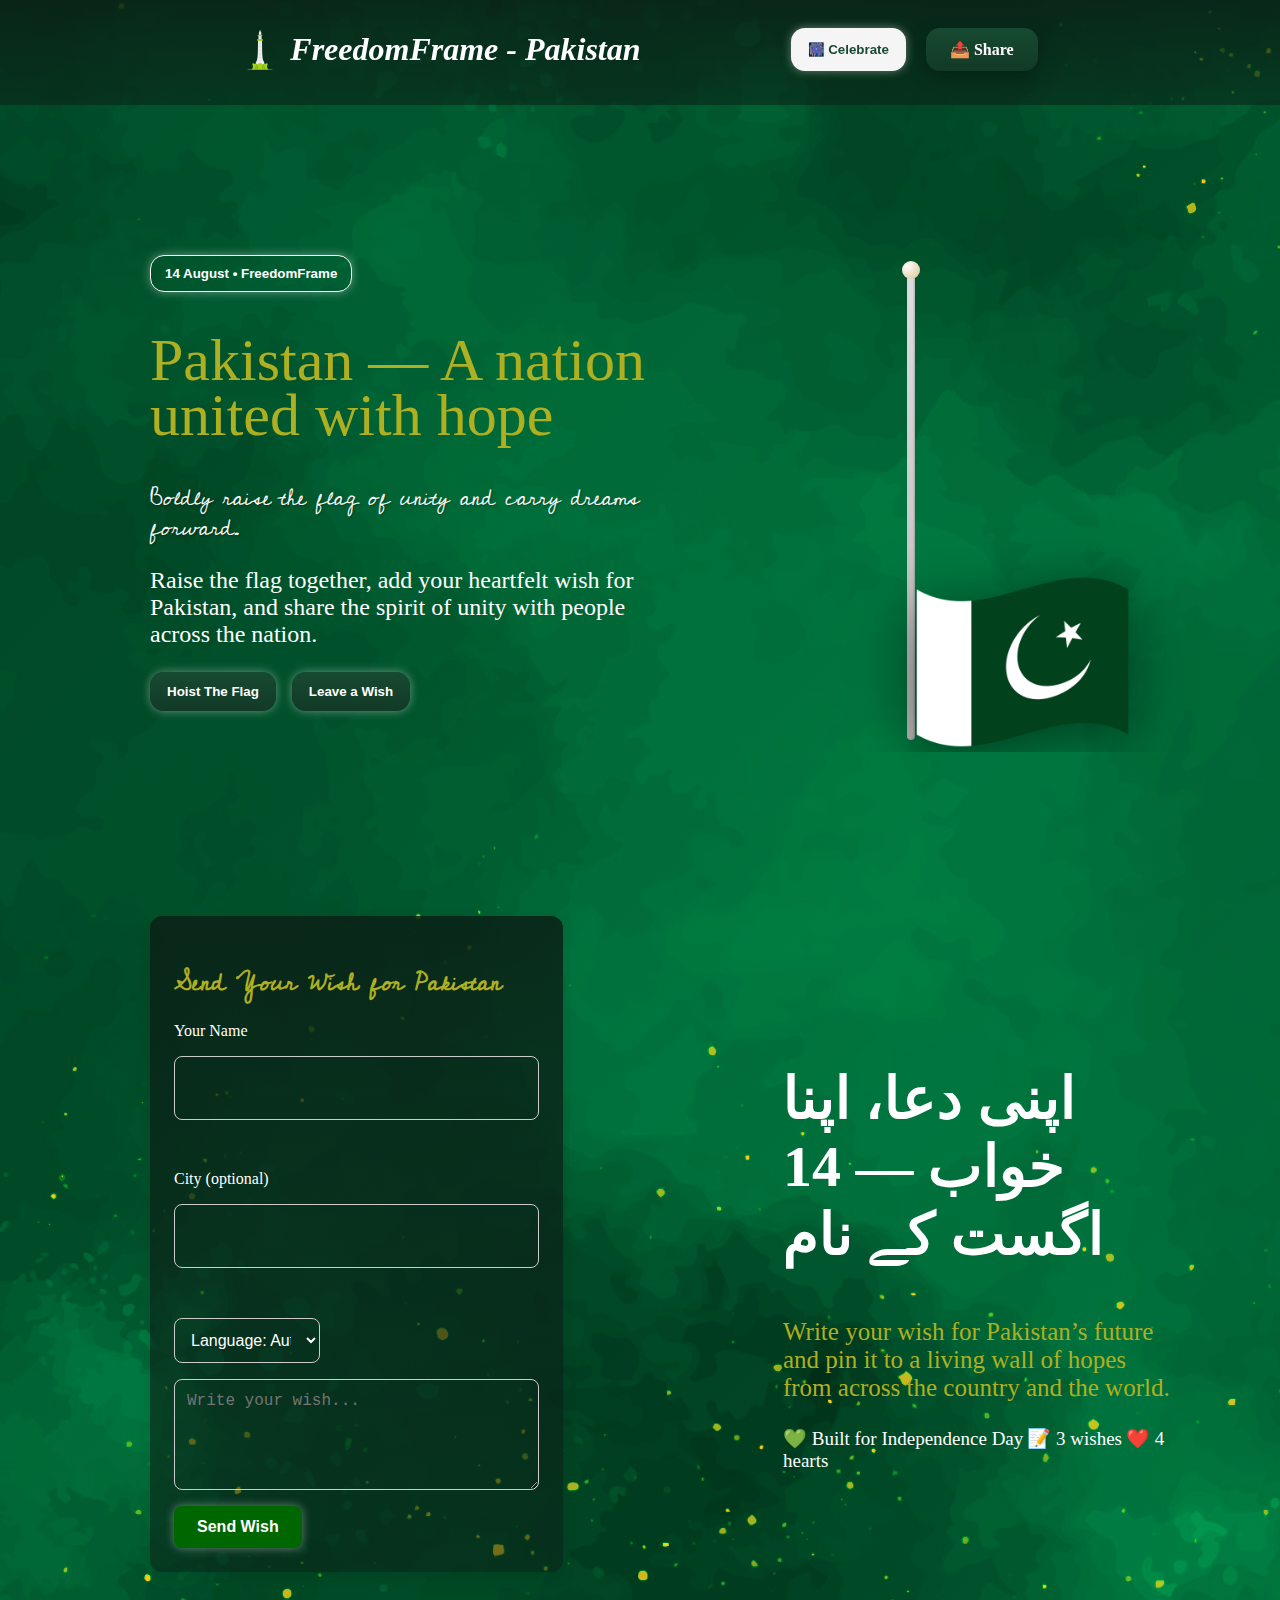
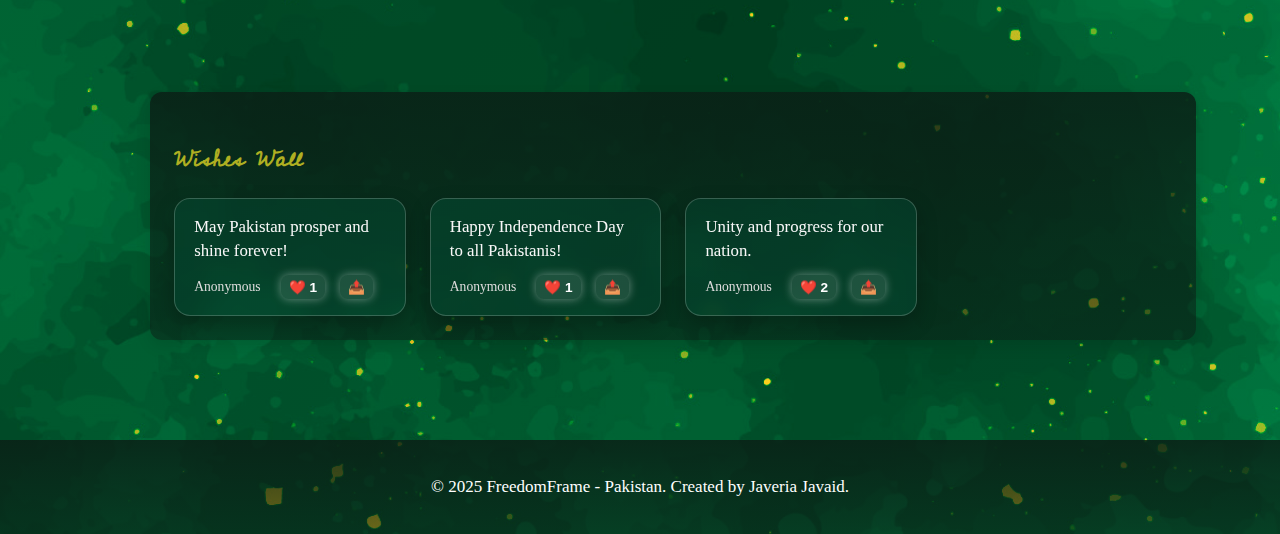
<file: index.html>
<!DOCTYPE html>
<html lang="en">
<head>
    <meta charset="UTF-8">
    <meta name="viewport" content="width=device-width, initial-scale=1.0">
    <title>FreedomFrame-Pakistan </title>
    <link rel="stylesheet" href="style.css">
    <link href="https://fonts.googleapis.com/css2?family=Cedarville+Cursive&display=swap" rel="stylesheet">
</head>
<body>
<!-- header -->
<header>
    <div class="brand">
    <img class="icon" src="tower.png">
        <h1>FreedomFrame - Pakistan</h1>
    </div>
    <div class="actions">
        <button class="secondary" id="celebrateBtn" title="Celebrate now">🎆 Celebrate</button>
        <a class="btn" id="btnShare">📤 Share</a>
    </div>
</header>


<!-- hoisting section -->
<!-- Hero Section -->
<div class="hero">
    <div class="hero-left">
        <button class="plain-btn">14 August • FreedomFrame</button>
        <h1 class="primary-txt"> Pakistan — A nation united with hope</h1>
        <p class="secondary-txt italic-txt">Boldly raise the flag of unity and carry dreams forward.</p>
        <p class="secondary-txt">Raise the flag together, add your heartfelt wish for Pakistan,
            and share the spirit of unity with people across the nation.</p>
        <button id="hoistBtn">Hoist The Flag</button>
        <button id="leaveWishBtn">Leave a Wish</button>
    </div>

    <!-- Hoisting Section -->
    <div class="hero-right">
        <div class="scene-card">
            <div class="celebration" id="celebrateMsg">پاکستان زندہ باد • Pakistan Zindabad!</div>
            <div class="flag-viewport">
                <!-- Pole -->
                <div class="pole"></div>
                <!-- Finial -->
                <div class="finial"></div>
                <!-- Flag -->
                <div class="flag-wrap" id="flagWrap">
                    <img src="world.png" alt="Pakistan Flag" class="flag-img" id="flag">
                </div>
            </div>
        </div>
    </div>


</div>

<section  id="wishSection"  class="wish-section">
    <!-- Wish Form Section -->
    <div class="wish-form-section">
        <h2>Send Your Wish for Pakistan</h2>
        <form id="wishForm">
            <label>Your Name</label>
            <input type="text" id="name" ><br>
            <label>City (optional)</label>
            <input type="text" id="city" ><br>
            <select id="lang">
                <option value="auto">Language: Auto Detect</option>
                <option value="en">English</option>
                <option value="ur">Urdu</option>
            </select>
            <textarea id="wish" placeholder="Write your wish..." required></textarea>
            <button class="submit" type="submit">Send Wish</button>
        </form>
    </div>
<div class="txt-container" >
    <h2 class="title">اپنی دعا، اپنا خواب — 14 اگست کے نام</h2>
    <p class="subtitle">Write your wish for Pakistan’s future and pin it to a living wall of hopes from across the country and the world.</p>
    <div class="meta">
        <span class="pill">💚 Built for Independence Day</span>
        <span class="pill" id="wishCount">📝 0 wishes</span>
        <span class="pill" id="loveCount">❤️ 0 hearts</span>
</div>
</div>
</section>

<!-- Wish Display Section -->
<div class="wish-display-section">
    <h2>Wishes Wall</h2>
    <div id="grid" class="wish-grid"></div>
    <div id="empty" class="empty-msg">No wishes yet. Be the first to send your wish!</div>
</div>

<footer>
    <div class="footer-container">
        <p>© 2025 FreedomFrame - Pakistan. Created by Javeria Javaid.</p>

        </div>
    </div>
</footer>
<canvas id="confettiCanvas"></canvas>
<canvas id="fireworksCanvas"></canvas>

<script src="script.js"></script>
</body>
</html>
</file>
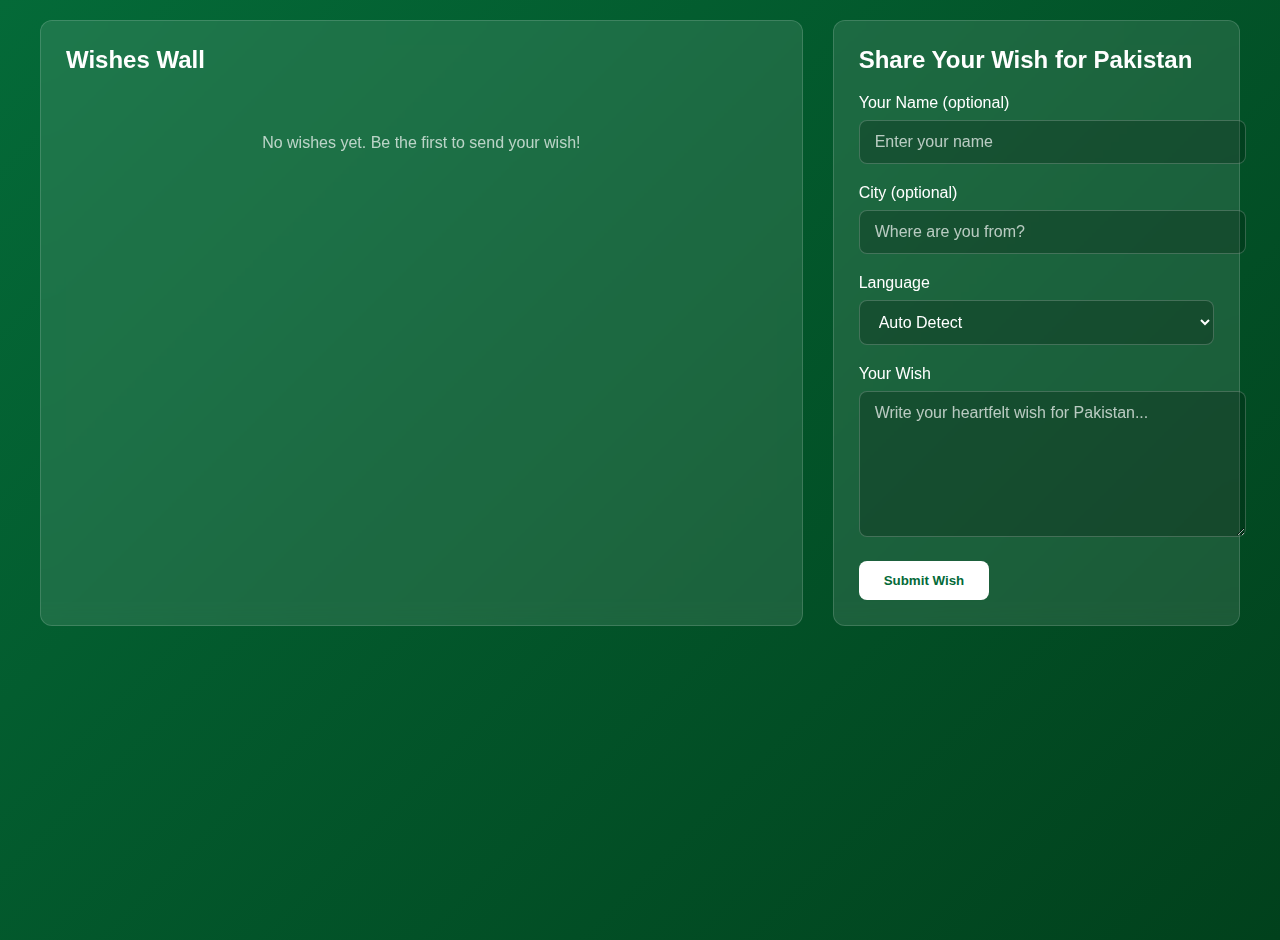
<file: tst.html>
<!DOCTYPE html>
<html lang="en">
<head>
  <meta charset="UTF-8">
  <meta name="viewport" content="width=device-width, initial-scale=1.0">
  <title>FreedomFrame - Pakistan</title>
  <style>
    :root {
      --primary-green: #046A38;
      --dark-green: #01411C;
      --white: #FFFFFF;
      --light-gray: rgba(255, 255, 255, 0.7);
      --glass-effect: rgba(255, 255, 255, 0.1);
    }

    body {
      margin: 0;
      font-family: 'Poppins', sans-serif;
      background: linear-gradient(135deg, var(--primary-green), var(--dark-green));
      color: var(--white);
      min-height: 100vh;
      padding: 20px;
    }

    .container {
      max-width: 1200px;
      margin: 0 auto;
      display: flex;
      gap: 30px;
    }

    .wish-display {
      flex: 2;
      background: var(--glass-effect);
      backdrop-filter: blur(10px);
      border-radius: 12px;
      padding: 25px;
      border: 1px solid rgba(255, 255, 255, 0.15);
    }

    .wish-form {
      flex: 1;
      min-width: 350px;
      background: var(--glass-effect);
      backdrop-filter: blur(10px);
      border-radius: 12px;
      padding: 25px;
      border: 1px solid rgba(255, 255, 255, 0.15);
    }

    h2 {
      margin-top: 0;
      color: var(--white);
      font-weight: 600;
    }

    .form-group {
      margin-bottom: 20px;
    }

    label {
      display: block;
      margin-bottom: 8px;
      font-weight: 500;
    }

    input, textarea, select {
      width: 100%;
      padding: 12px 15px;
      border-radius: 8px;
      border: 1px solid rgba(255, 255, 255, 0.2);
      background: rgba(0, 0, 0, 0.2);
      color: var(--white);
      font-family: 'Poppins', sans-serif;
      font-size: 16px;
    }

    ::placeholder {
      color: var(--light-gray);
      opacity: 1;
    }

    textarea {
      min-height: 120px;
      resize: vertical;
    }

    button {
      background: var(--white);
      color: var(--primary-green);
      border: none;
      padding: 12px 25px;
      border-radius: 8px;
      font-weight: 600;
      cursor: pointer;
      transition: all 0.3s ease;
    }

    button:hover {
      background: rgba(255, 255, 255, 0.9);
      transform: translateY(-2px);
    }

    .empty-state {
      text-align: center;
      padding: 40px 0;
      color: var(--light-gray);
    }

    @media (max-width: 768px) {
      .container {
        flex-direction: column;
      }

      .wish-form {
        min-width: auto;
      }
    }
  </style>
</head>
<body>
<div class="container">
  <div class="wish-display">
    <h2>Wishes Wall</h2>
    <div class="empty-state">
      No wishes yet. Be the first to send your wish!
    </div>
    <!-- Wishes will be dynamically inserted here -->
  </div>

  <div class="wish-form">
    <h2>Share Your Wish for Pakistan</h2>
    <form id="wishForm">
      <div class="form-group">
        <label>Your Name (optional)</label>
        <input type="text" placeholder="Enter your name">
      </div>

      <div class="form-group">
        <label>City (optional)</label>
        <input type="text" placeholder="Where are you from?">
      </div>

      <div class="form-group">
        <label>Language</label>
        <select>
          <option value="auto">Auto Detect</option>
          <option value="ur">Urdu</option>
          <option value="en">English</option>
        </select>
      </div>

      <div class="form-group">
        <label>Your Wish</label>
        <textarea placeholder="Write your heartfelt wish for Pakistan..."></textarea>
      </div>

      <button type="submit">Submit Wish</button>
    </form>
  </div>
</div>

<script>
  // JavaScript for form handling would go here
</script>
</body>
</html>
</file>
<file: style.css>
body{
    margin: 0;
    padding-top: 100px;
    background: linear-gradient(135deg, #006A4E, #00805D),
    url('EmeraldGreenbg.jpg');
    background-size: cover;
    background-blend-mode: overlay;
    min-height: 100vh;
    display: flex;
    flex-direction: column;
    align-content: center;
}
header{
    display: flex;
    align-items: center;
    justify-content: center;
    gap: 150px;
    background: linear-gradient(180deg, rgba(10,32,22,.85), rgba(10,32,22,.55));
    color: white;
    padding: 10px 5px 15px 5px;
    position: fixed;
    top: 0;               /* top edge */
    left: 0;
    width: 100%;
}

.brand{
    display: flex;
    align-items: center;
    gap: 10px;
    color: white;
    font-family: 'Playfair Display', serif;
    font-style: italic;
    font-weight: lighter;
}
.icon{
    height: 40px;
    width: auto;
}
.actions{
    display:flex;
    gap:8px;
    flex-wrap:wrap
}
button, .btn{
    margin-right: 12px;
    cursor:pointer;
    border: none;
    border-radius:14px;
    padding:12px 17px;
    font-weight:600;
    background:linear-gradient(180deg, #174a31, #123a27);
    color:white;
    transition: transform .08s ease, box-shadow .2s ease;
    text-decoration:none;
    box-shadow: 0 0 10px rgba(255, 255, 255, 0.4); /* glowing outline */
}
.secondary{
    background:whitesmoke;
    color: #174a31;
}

button:hover{
    transform:translateY(-1px)
}

.hero {
    width: 80%;
    display: flex;
    align-items: center;
    justify-content: space-between;
    padding: 70px 50px 50px 150px;
    gap: 50px;
}
.hero-left {
    width: 52%;
}
.plain-btn{
    background: transparent;
    border: 1px solid white;
    padding: 10px 14px;
    color: white;
    border-radius: 14px;
    cursor: pointer;
    font-weight: 600;
    box-shadow: 0 0 10px rgba(255, 255, 255, 0.4); /* glowing outline */
    transition: all 0.3s ease;
}
.primary-txt{
    color: #afaf22;
    font-size: 60px;
    line-height: 55px;
    font-weight: lighter;
}
.secondary-txt{
    color: white;
    font-size: 24px;
}
.italic-txt{
    font-family: 'Cedarville Cursive', cursive;
    font-size: 23px;
    line-height: 30px;
    color: #f8f8f8;
    text-shadow: 1px 1px 2px rgba(0,0,0,0.3); /* Improves contrast */

}
.hero-right {
    flex: 0 0 35%;
    max-width: 420px;
}
.scene-card {
    width: 100%;
    max-width: 420px;
    padding: 24px;
    text-align: center;
}

.flag-viewport {
    position: relative;
    height: 500px;
    display: flex;
    align-items: flex-end;
    justify-content: center;
    overflow: hidden;
    margin: 20px 0;
}
.pole {
    position: absolute;
    left: 20%;
    transform: translateX(-50%);
    bottom: 12px;
    width: 8px;
    height: 93%;
    background: linear-gradient(180deg, #ddd, #bbb);
    border-radius: 8px;
    box-shadow: inset -1px 0 2px rgba(0, 0, 0, 0.2);
    z-index: 1;

}

.finial {
    position: absolute;
    left: 20%;
    transform: translate(-50%, -100%);
    bottom: calc(70px + 77%);
    width: 18px;
    height: 18px;
    border-radius: 50%;
    background: radial-gradient(circle at 30% 30%, #fff, #d7c08d);
    z-index: 2;

}


.flag-wrap {
    position: absolute;
    left: 21%; /* aligns closer to pole */
    bottom: 0;
    width: 60%;
    max-width: 300px;
    height: 36%;
    transform-origin: left center;
    z-index: 3;
    transition: bottom 2.0s ease-in-out; /* hoisting animation */

}
#flagWrap, .pole, .finial {
    opacity: 1;
    transition: opacity 0.5s, bottom 2s ease-in-out;
}

.show-flag #flagWrap,
.show-flag .pole,
.show-flag .finial {
    opacity: 1;
}

#flagWrap.hoist {
    bottom: 90%; /* adjust according to pole height */
}
.flag-img {
    width: 100%;
    height: 100%;
    object-fit: cover;
    display: block;
    filter: drop-shadow(0 8px 30px rgba(0, 0, 0, 0.5));
}

.hoist-controls {
    display: flex;
    gap: 12px;
    justify-content: center;
    margin-top: 20px;
}

.btn {
    cursor: pointer;
    border: none;
    border-radius: 14px;
    padding: 12px 24px;
    font-weight: 600;
    background: linear-gradient(180deg, #174a31, #123a27);
    color: white;
    box-shadow: 0 6px 18px rgba(0, 0, 0, 0.25);
    transition: transform 0.2s;
}

.btn:hover {
    transform: translateY(-2px);
}

.btn-ghost {
    background: transparent;
    border: 1px solid rgba(255, 255, 255, 0.2);
}

.celebration {
    margin-top: 16px;
    font-weight: 700;
    font-size: 18px;
    opacity: 0;
    transition: opacity 0.5s;
    color:  #afaf22;
}

.celebration.show {
    opacity: 1;
}
@keyframes smoothWave {
    0% { transform: rotate(0deg) skewY(0deg) scaleX(1); }
    25% { transform: rotate(0.5deg) skewY(1.5deg) scaleX(1.02); }
    50% { transform: rotate(0deg) skewY(0deg) scaleX(1); }
    75% { transform: rotate(-0.5deg) skewY(-1.5deg) scaleX(1.02); }
    100% { transform: rotate(0deg) skewY(0deg) scaleX(1); }
}

.flag-wave {
    animation: smoothWave 2.5s infinite ease-in-out;
    transform-origin: left center;
    filter: drop-shadow(0 8px 20px rgba(0,0,0,0.3));
}
#confettiCanvas, #fireworksCanvas {
    position: fixed;
    top: 0;
    left: 0;
    width: 100vw;
    height: 100vh;
    pointer-events: none; /* clicks pass through */
    z-index: 9999;
}

/* ===== General Styles ===== */

.ghost {
    background: none;
    border: none;
    padding: 4px 6px;
    font-size: 16px;
    cursor: pointer;
}

section {
    padding: 40px 20px;
}

/* ===== Wish Section ===== */
.wish-section {
    width: 80%;
    display: flex;
    align-items: center;
    justify-content: space-between;
    padding: 70px 50px 50px 150px;
    gap: 100px;

}

.wish-form-section, .wish-display-section {
    width: 42%;
    padding: 1.5rem;
    border-radius: 12px;
    box-shadow: 0 6px 15px rgba(0,0,0,0.1);
    background: linear-gradient(180deg, rgba(10,32,22,.85), rgba(10,32,22,.55));
}
.txt-container{
    width:  45%;
    color: white;
    margin-left: 120px;
}
.title{
    font-size: 58px;
    color: white;

}
.subtitle {
    font-size: 25px;
    color: #afaf22;

}
.pill{
    font-size: 19px;
}
.wish-display-section{
    width: 78%;
    margin: 70px 75px 50px 150px;

}
.wish-form-section h2,
.wish-display-section h2 {
    margin-bottom: 1rem;
    font-family: 'Cedarville Cursive', cursive;
    color:  #afaf22;
}

#wishForm {
    display: flex;
    flex-direction: column;
    gap: 1rem;
    color: white;
}

#wishForm input,
#wishForm select,
#wishForm textarea {
    padding: 0.75rem;
    border-radius: 8px;
    border: 1px solid #ccc;
    font-size: 1rem;
    background: transparent;
    color: white;
}
#wishForm input{
    height: 38px;
}
#wishForm select{
    width: 40%;
    color: white;
}
#wishForm textarea{
    height: 85px;
}

#wishForm button {
    padding: 0.75rem;
    border: none;
    border-radius: 8px;
    background: #006600;
    color: #fff;
    font-size: 1rem;
    cursor: pointer;
    transition: background 0.3s ease;
}
.submit{
    width: 35%;
}
#wishForm button:hover {
    background: #004d00;
}

.wish-grid {
    display: grid;
    grid-template-columns: repeat(4, 1fr); /* exactly 4 columns */
    gap: 1.5rem;
}
.wish {
    background: rgba(255, 255, 255, 0.08); /* subtle transparent card */
    backdrop-filter: blur(8px); /* glassmorphism effect */
    border-radius: 16px;
    padding: 1rem 1.2rem;
    position: relative;
    box-shadow: 0 8px 20px rgba(0, 0, 0, 0.25);
    transition: transform 0.2s ease, box-shadow 0.2s ease;
    border: 1px solid rgba(255, 255, 255, 0.2);
}
.wish:hover {
    transform: translateY(-5px);
    box-shadow: 0 12px 30px rgba(0, 0, 0, 0.35);
}
.wish p {
    font-size: 1.05rem;
    line-height: 1.5rem;
    color: #f8f8f8;
    margin: 0;
}


.wish .metaRow {
    display: flex;
    justify-content: space-between;
    align-items: center;
    margin-top: 0.75rem;
    font-size: 0.85rem;
    color: #dcdcdc;
}

.wish .like-btn, .wish .share-btn {
    background: rgba(255, 255, 255, 0.1);
    border: none;
    border-radius: 8px;
    padding: 4px 8px;
    color: #fff;
    cursor: pointer;
    transition: background 0.2s, transform 0.2s;
    font-size: 0.85rem;
}

.wish .like-btn:hover, .wish .share-btn:hover {
    background: rgba(255, 255, 255, 0.25);
    transform: scale(1.1);
}

/* Add subtle gradient effect for festive feeling */
.wish:nth-child(odd) {
    background: linear-gradient(145deg, rgba(0, 106, 78, 0.2), rgba(0, 128, 93, 0.2));
}

.wish:nth-child(even) {
    background: linear-gradient(145deg, rgba(0, 128, 93, 0.2), rgba(0, 106, 78, 0.2));
}

/* Smooth transition for likes count update */
.like-btn::after {
    content: '';
    display: block;
    transition: transform 0.2s;
}

.empty-msg {
    text-align: center;
    color: #888;
    margin-top: 2rem;
    font-style: italic;
}

/* ===== Footer ===== */
footer {
    background: linear-gradient(180deg, rgba(10,32,22,.85), rgba(10,32,22,.55));
    color: #fff;
    padding: 20px 50px;
    text-align: center;
    font-size: 0.9rem;
    margin-top: 50px;
}

.footer-container {
    display: flex;
    flex-direction: column;
    align-items: center;
    gap: 10px;
    font-size: 17px;
}



/* Tablets & below */
@media (max-width: 1024px) {
    .hero {
        flex-direction: column;
        padding: 40px 20px;
        text-align: center;
        gap: 30px;
    }
    .hero-left, .hero-right {
        width: 100%;
        max-width: none;
    }
    .hero-left h1 {
        font-size: 42px;
        line-height: 48px;
    }
    .wish-section {
        flex-direction: column;
        padding: 40px 20px;
        gap: 40px;
    }
    .wish-form-section, .txt-container {
        width: 100%;
        margin: 0;
    }
    .wish-display-section {
        margin: 40px 20px;
    }
    .wish-grid {
        grid-template-columns: repeat(2, 1fr);
    }
}

/* Mobile phones */
@media (max-width: 600px) {
    .plain-btn {
        margin-top:  112px;
    }
    header {
        flex-direction: column;
        gap: 10px;
        padding: 15px;
        text-align: center;
    }
    
    .brand {
        flex-direction: column;
        gap: 5px;
    }
    .hero {
        padding: 20px 15px;
    }
    .primary-txt {
        font-size: 32px;
        line-height: 36px;
    }
    .secondary-txt {
        font-size: 18px;
    }
    .wish-section {
        padding: 20px 40px;
        gap: 25px;
    }
    .wish-grid {
        grid-template-columns: 1fr;
        gap: 1rem;
    }
    .actions {
        justify-content: center;
    }
    button, .btn {
        padding: 10px 14px;
        font-size: 14px;
    }
    .txt-container .title {
        font-size: 32px;
        text-align: center;
    }
    .txt-container .subtitle {
        font-size: 18px;
        text-align: center;
    }
    .meta {
        display: flex;
        flex-direction: column;
        align-items: center;
        gap: 8px;
    }
}
</file>
